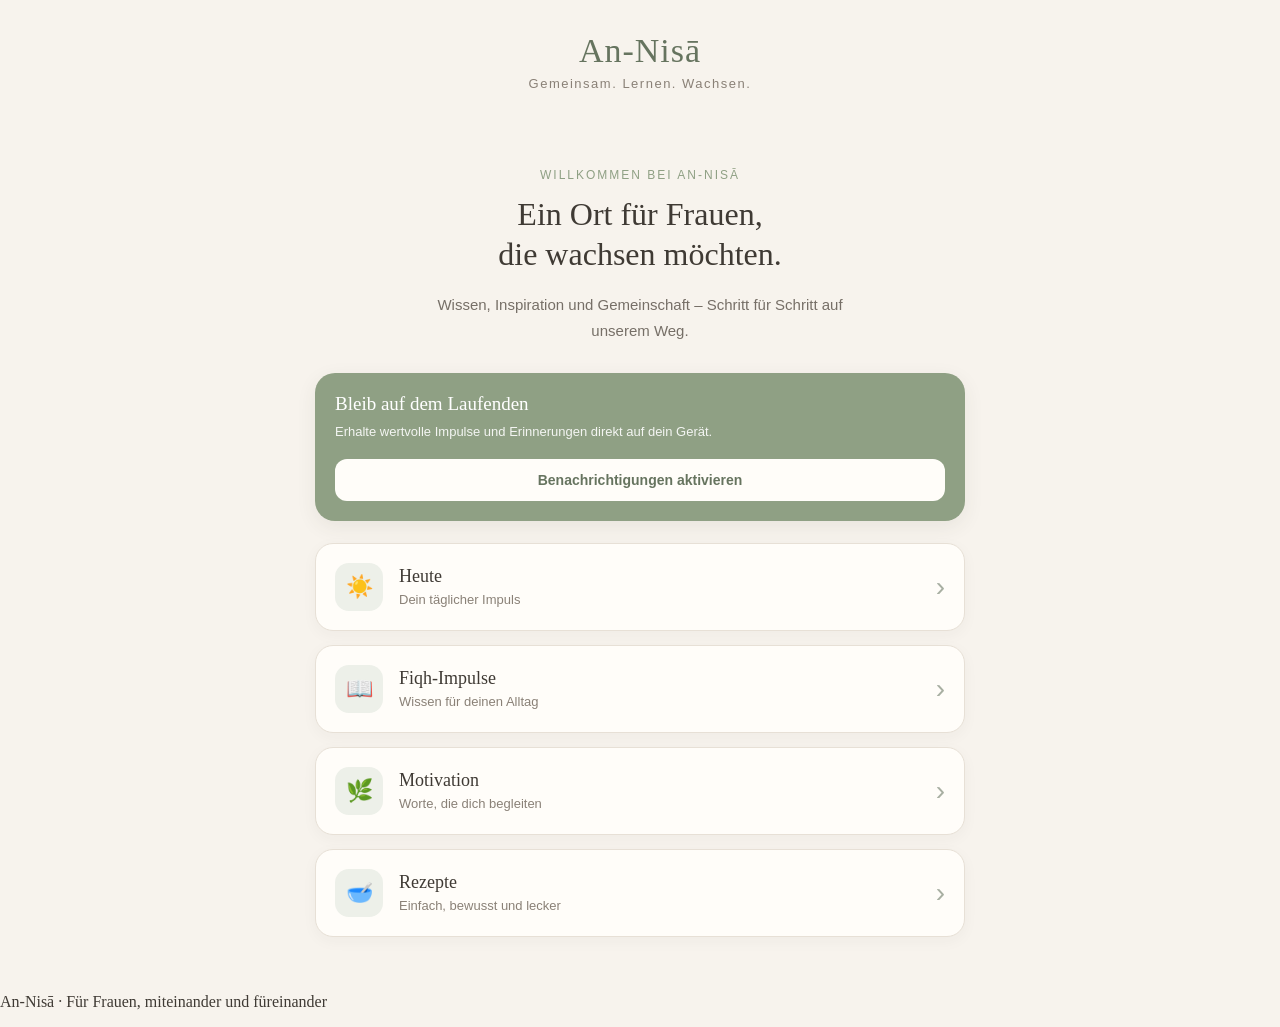
<file: index.html>
<!DOCTYPE html>
<html lang="de">
<head>
    <meta charset="UTF-8">
    <meta name="viewport" content="width=device-width, initial-scale=1.0">

    <title>An-Nisā</title>

    <link rel="stylesheet" href="style.css">
    <link rel="manifest" href="manifest.json">
    <meta name="theme-color" content="#8fa084">

    <!-- OneSignal Web Push -->
    <script src="https://cdn.onesignal.com/sdks/web/v16/OneSignalSDK.page.js" defer></script>
    <script>
        window.OneSignalDeferred = window.OneSignalDeferred || [];

        OneSignalDeferred.push(async function(OneSignal) {
            await OneSignal.init({
                appId: "bb36afcc-2657-42ec-9877-1e321fe1396b"
            });
        });
    </script>
</head>

<body>

    <header class="header">
        <div class="logo">An-Nisā</div>
        <div class="subtitle">Gemeinsam. Lernen. Wachsen.</div>
    </header>

    <main>

        <section class="welcome">
            <p class="small-title">Willkommen bei An-Nisā</p>

            <h1>
                Ein Ort für Frauen,<br>
                die wachsen möchten.
            </h1>

            <p>
                Wissen, Inspiration und Gemeinschaft –
                Schritt für Schritt auf unserem Weg.
            </p>
        </section>

        <section class="notifications">

            <div>
                <h2>Bleib auf dem Laufenden</h2>

                <p>
                    Erhalte wertvolle Impulse und Erinnerungen direkt auf dein Gerät.
                </p>
            </div>

            <button id="notificationButton">
                Benachrichtigungen aktivieren
            </button>

        </section>

        <section class="cards">

            <a href="heute.html" class="card">
                <span class="icon">☀️</span>

                <div>
                    <h2>Heute</h2>
                    <p>Dein täglicher Impuls</p>
                </div>

                <span class="arrow">›</span>
            </a>

            <a href="fiqh-impulse.html" class="card">
                <span class="icon">📖</span>

                <div>
                    <h2>Fiqh-Impulse</h2>
                    <p>Wissen für deinen Alltag</p>
                </div>

                <span class="arrow">›</span>
            </a>

            <a href="motivation.html" class="card">
                <span class="icon">🌿</span>

                <div>
                    <h2>Motivation</h2>
                    <p>Worte, die dich begleiten</p>
                </div>

                <span class="arrow">›</span>
            </a>

            <a href="rezepte.html" class="card">
                <span class="icon">🥣</span>

                <div>
                    <h2>Rezepte</h2>
                    <p>Einfach, bewusst und lecker</p>
                </div>

                <span class="arrow">›</span>
            </a>

        </section>

    </main>

    <footer>
        <p>An-Nisā · Für Frauen, miteinander und füreinander</p>
    </footer>

    <script>
        document.getElementById("notificationButton").addEventListener("click", async function() {
            if (window.OneSignalDeferred) {
                OneSignalDeferred.push(async function(OneSignal) {
                    await OneSignal.Notifications.requestPermission();
                });
            }
        });
    </script>
<script>
    if ("serviceWorker" in navigator) {
        window.addEventListener("load", () => {
            navigator.serviceWorker.register("/sw.js");
        });
    }
</script>
</body>
</html>
</file>
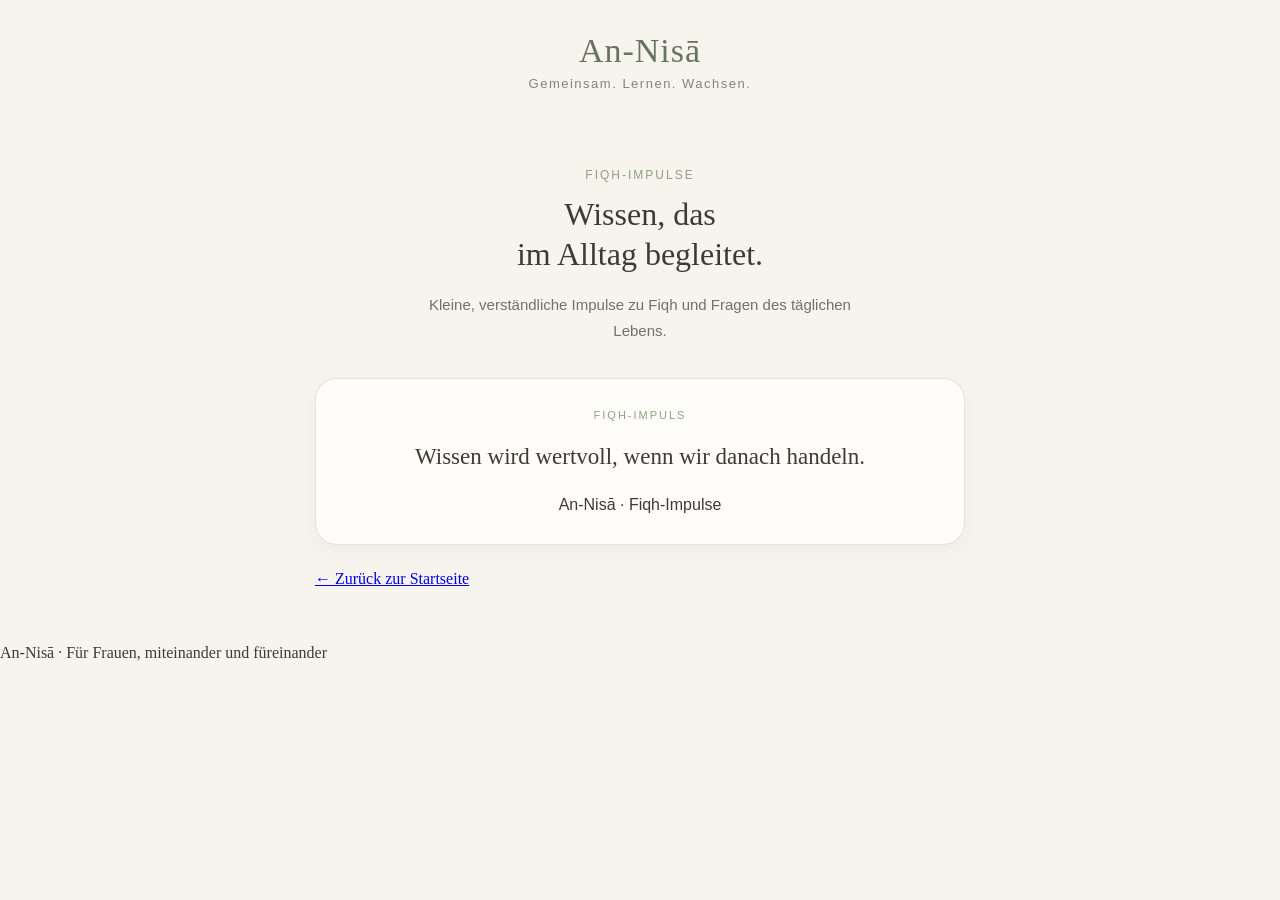
<file: fiqh-impulse.html>
<!DOCTYPE html>
<html lang="de">
<head>
    <meta charset="UTF-8">
    <meta name="viewport" content="width=device-width, initial-scale=1.0">

    <title>Fiqh-Impulse · An-Nisā</title>

    <link rel="stylesheet" href="style.css">
    <link rel="manifest" href="manifest.json">
    <meta name="theme-color" content="#8fa084">
</head>

<body>

    <header class="header">
        <div class="logo">An-Nisā</div>
        <div class="subtitle">Gemeinsam. Lernen. Wachsen.</div>
    </header>

    <main>

        <section class="welcome">
            <p class="small-title">Fiqh-Impulse</p>

            <h1>Wissen, das<br>im Alltag begleitet.</h1>

            <p>
                Kleine, verständliche Impulse zu Fiqh
                und Fragen des täglichen Lebens.
            </p>
        </section>

        <section class="daily-card">

            <p class="daily-label">Fiqh-Impuls</p>

            <h2>
                Wissen wird wertvoll,
                wenn wir danach handeln.
            </h2>

            <p class="source">
                An-Nisā · Fiqh-Impulse
            </p>

        </section>

        <a href="index.html" class="back-button">
            ← Zurück zur Startseite
        </a>

    </main>

    <footer>
        <p>An-Nisā · Für Frauen, miteinander und füreinander</p>
    </footer>

</body>
</html>
</file>
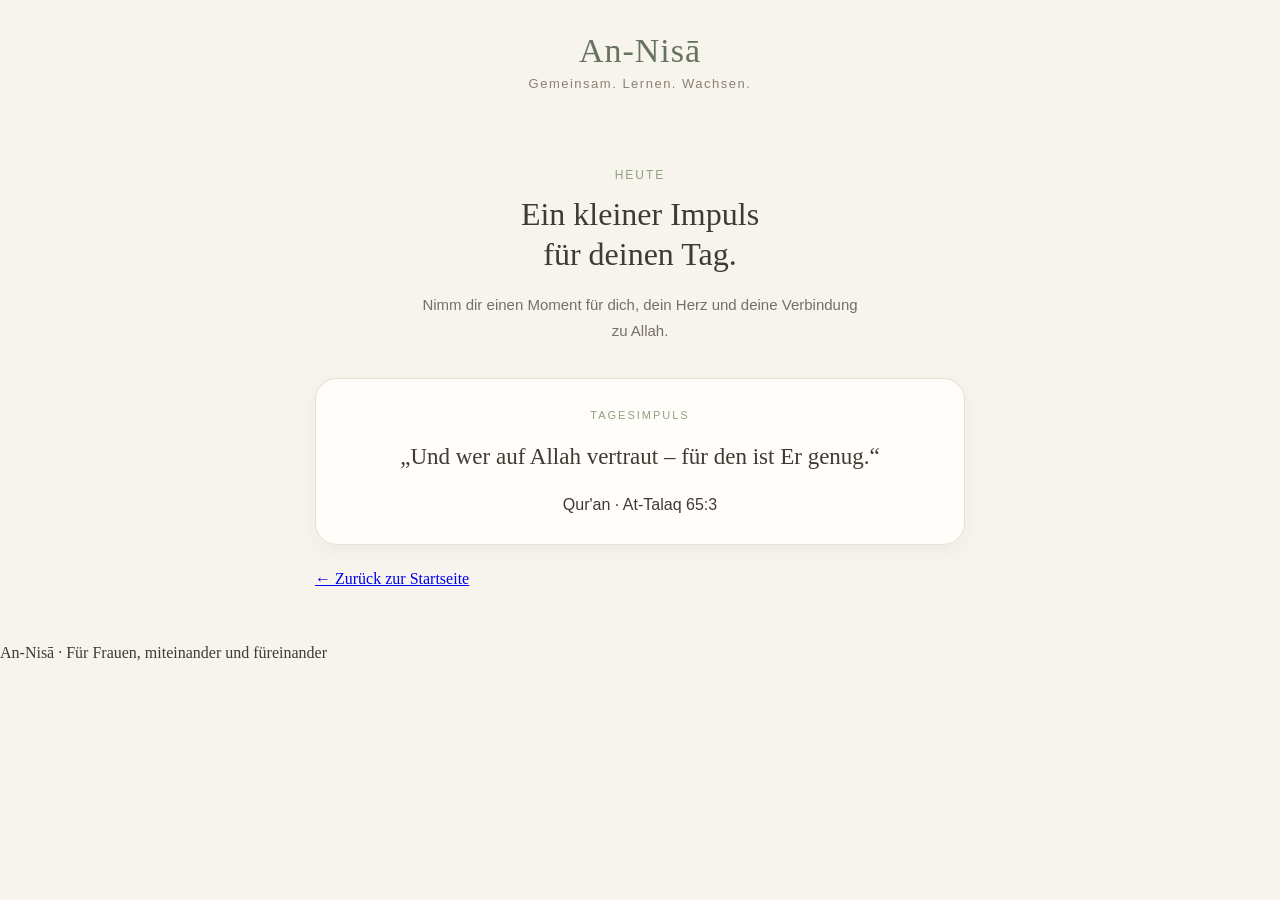
<file: heute.html>
<!DOCTYPE html>
<html lang="de">
<head>
    <meta charset="UTF-8">
    <meta name="viewport" content="width=device-width, initial-scale=1.0">

    <title>Heute · An-Nisā</title>

    <link rel="stylesheet" href="style.css">
    <link rel="manifest" href="manifest.json">
    <meta name="theme-color" content="#8fa084">
</head>

<body>

    <header class="header">
        <div class="logo">An-Nisā</div>
        <div class="subtitle">Gemeinsam. Lernen. Wachsen.</div>
    </header>

    <main>

        <section class="welcome">
            <p class="small-title">Heute</p>

            <h1>Ein kleiner Impuls<br>für deinen Tag.</h1>

            <p>
                Nimm dir einen Moment für dich,
                dein Herz und deine Verbindung zu Allah.
            </p>
        </section>

        <section class="daily-card">

            <p class="daily-label">Tagesimpuls</p>

            <h2>
                „Und wer auf Allah vertraut –
                für den ist Er genug.“
            </h2>

            <p class="source">
                Qur'an · At-Talaq 65:3
            </p>

        </section>

        <a href="index.html" class="back-button">
            ← Zurück zur Startseite
        </a>

    </main>

    <footer>
        <p>An-Nisā · Für Frauen, miteinander und füreinander</p>
    </footer>

</body>
</html>
</file>
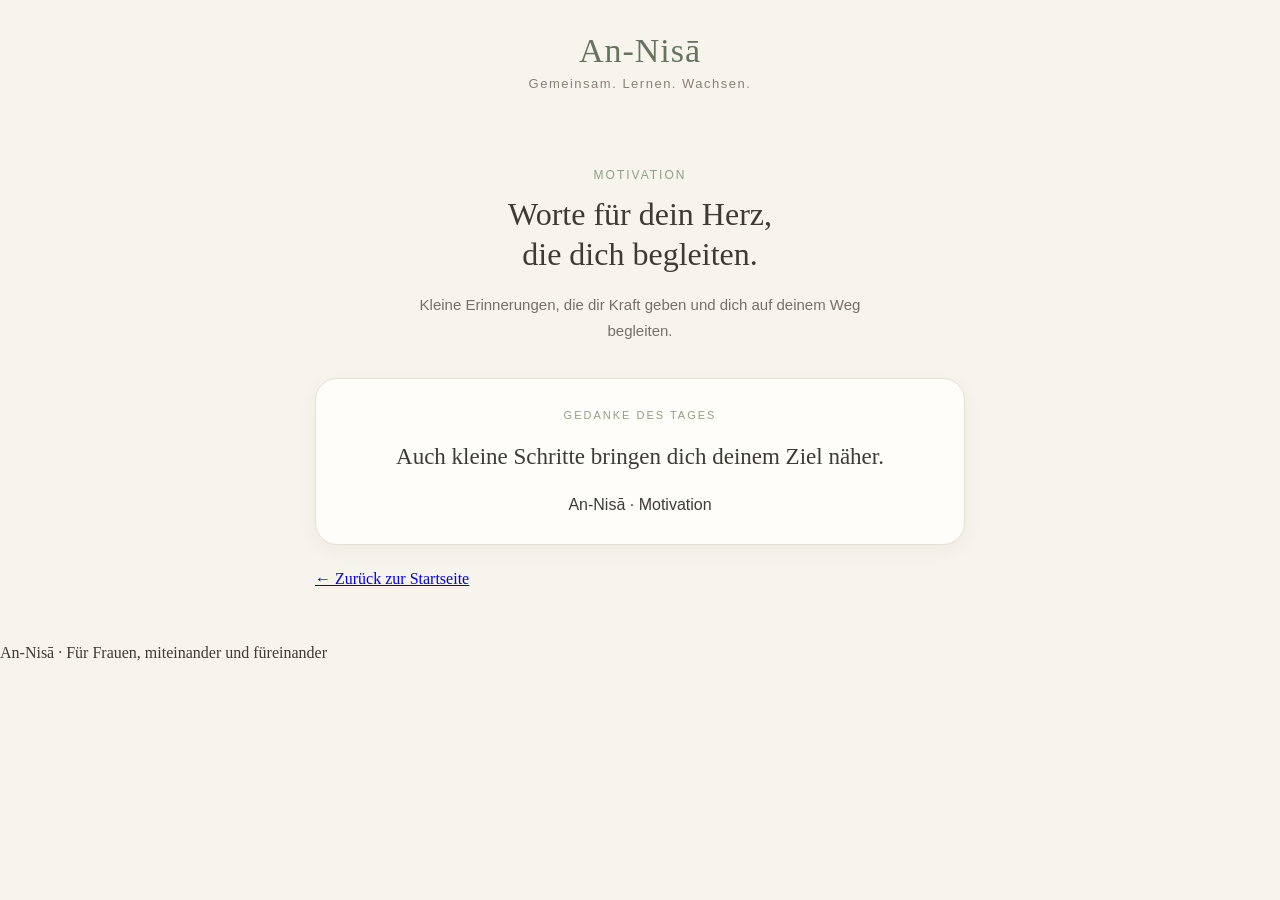
<file: motivation.html>
<!DOCTYPE html>
<html lang="de">
<head>
    <meta charset="UTF-8">
    <meta name="viewport" content="width=device-width, initial-scale=1.0">

    <title>Motivation · An-Nisā</title>

    <link rel="stylesheet" href="style.css">
    <link rel="manifest" href="manifest.json">
    <meta name="theme-color" content="#8fa084">
</head>

<body>

    <header class="header">
        <div class="logo">An-Nisā</div>
        <div class="subtitle">Gemeinsam. Lernen. Wachsen.</div>
    </header>

    <main>

        <section class="welcome">
            <p class="small-title">Motivation</p>

            <h1>Worte für dein Herz,<br>die dich begleiten.</h1>

            <p>
                Kleine Erinnerungen, die dir Kraft geben
                und dich auf deinem Weg begleiten.
            </p>
        </section>

        <section class="daily-card">

            <p class="daily-label">Gedanke des Tages</p>

            <h2>
                Auch kleine Schritte bringen dich
                deinem Ziel näher.
            </h2>

            <p class="source">
                An-Nisā · Motivation
            </p>

        </section>

        <a href="index.html" class="back-button">
            ← Zurück zur Startseite
        </a>

    </main>

    <footer>
        <p>An-Nisā · Für Frauen, miteinander und füreinander</p>
    </footer>

</body>
</html>
</file>
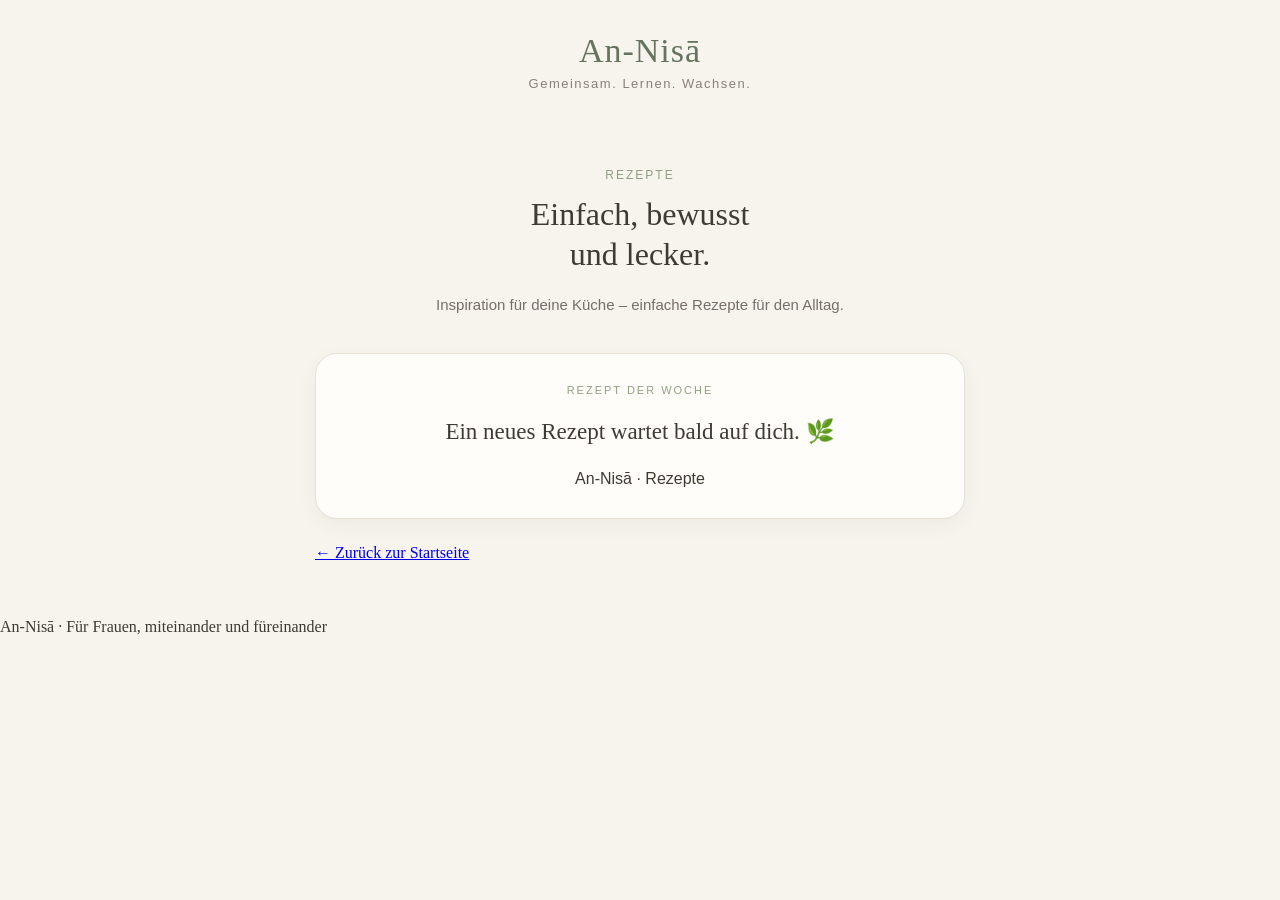
<file: rezepte.html>
<!DOCTYPE html>
<html lang="de">
<head>
    <meta charset="UTF-8">
    <meta name="viewport" content="width=device-width, initial-scale=1.0">

    <title>Rezepte · An-Nisā</title>

    <link rel="stylesheet" href="style.css">
    <link rel="manifest" href="manifest.json">
    <meta name="theme-color" content="#8fa084">
</head>

<body>

    <header class="header">
        <div class="logo">An-Nisā</div>
        <div class="subtitle">Gemeinsam. Lernen. Wachsen.</div>
    </header>

    <main>

        <section class="welcome">
            <p class="small-title">Rezepte</p>

            <h1>Einfach, bewusst<br>und lecker.</h1>

            <p>
                Inspiration für deine Küche –
                einfache Rezepte für den Alltag.
            </p>
        </section>

        <section class="daily-card">

            <p class="daily-label">Rezept der Woche</p>

            <h2>
                Ein neues Rezept wartet bald
                auf dich. 🌿
            </h2>

            <p class="source">
                An-Nisā · Rezepte
            </p>

        </section>

        <a href="index.html" class="back-button">
            ← Zurück zur Startseite
        </a>

    </main>

    <footer>
        <p>An-Nisā · Für Frauen, miteinander und füreinander</p>
    </footer>

</body>
</html>
</file>
<file: style.css>
body {
    margin: 0;
    font-family: Georgia, "Times New Roman", serif;
    background: #f7f3ed;
    color: #3f3a34;
}

.header {
    padding: 32px 24px 20px;
    text-align: center;
}

.logo {
    font-size: 34px;
    letter-spacing: 1px;
    color: #66745f;
}

.subtitle {
    margin-top: 6px;
    font-family: Arial, sans-serif;
    font-size: 13px;
    letter-spacing: 1.5px;
    color: #8a8177;
}

main {
    max-width: 650px;
    margin: 0 auto;
    padding: 10px 20px 40px;
}

.welcome {
    padding: 35px 10px 30px;
    text-align: center;
}

.small-title {
    margin-bottom: 12px;
    font-family: Arial, sans-serif;
    font-size: 12px;
    letter-spacing: 2px;
    text-transform: uppercase;
    color: #8fa084;
}

.welcome h1 {
    margin: 0;
    font-size: 32px;
    line-height: 1.25;
    font-weight: normal;
}

.welcome p:last-child {
    max-width: 450px;
    margin: 18px auto 0;
    font-family: Arial, sans-serif;
    font-size: 15px;
    line-height: 1.7;
    color: #766f67;
}

/* Benachrichtigungen */

.notifications {
    margin: 0 0 22px;
    padding: 20px;
    background: #8fa084;
    border-radius: 20px;
    color: #ffffff;
    box-shadow: 0 6px 20px rgba(63, 58, 52, 0.08);
}

.notifications h2 {
    margin: 0 0 7px;
    font-size: 19px;
    font-weight: normal;
}

.notifications p {
    margin: 0 0 16px;
    font-family: Arial, sans-serif;
    font-size: 13px;
    line-height: 1.6;
    opacity: 0.9;
}

.notifications button {
    width: 100%;
    padding: 13px 16px;
    border: none;
    border-radius: 12px;
    background: #fffdf9;
    color: #66745f;
    font-family: Arial, sans-serif;
    font-size: 14px;
    font-weight: bold;
    cursor: pointer;
}

.notifications button:active {
    transform: scale(0.98);
}

/* Menü-Karten */

.cards {
    display: flex;
    flex-direction: column;
    gap: 14px;
}

.card {
    display: flex;
    align-items: center;
    gap: 16px;
    padding: 19px;
    background: #fffdf9;
    border: 1px solid #e7e0d6;
    border-radius: 18px;
    text-decoration: none;
    color: inherit;
    box-shadow: 0 4px 15px rgba(63, 58, 52, 0.04);
}

.card:active {
    transform: scale(0.98);
}

.icon {
    width: 48px;
    height: 48px;
    display: flex;
    align-items: center;
    justify-content: center;
    background: #edf0e9;
    border-radius: 14px;
    font-size: 22px;
    flex-shrink: 0;
}

.card h2 {
    margin: 0 0 5px;
    font-size: 18px;
    font-weight: normal;
}

.card p {
    margin: 0;
    font-family: Arial, sans-serif;
    font-size: 13px;
    color: #8a8177;
}

.arrow {
    margin-left: auto;
    font-family: Arial, sans-serif;
    font-size: 28px;
    color: #a8afa2;
}

/* Heute */

.daily-card {
    margin: 5px 0 25px;
    padding: 30px 24px;
    background: #fffdf9;
    border: 1px solid #e7e0d6;
    border-radius: 22px;
    text-align: center;
    box-shadow: 0 6px 20px rgba(63, 58, 52, 0.05);
}

.daily-label {
    margin: 0 0 18px;
    font-family: Arial, sans-serif;
    font-size: 11px;
    letter-spacing: 2px;
    text-transform: uppercase;
    color: #8fa084;
}

.daily-card h2 {
    margin: 0;
    font-size: 23px;
    line-height: 1.6;
    font-weight: normal;
}

.source {
    margin: 20px 0 0;
    font-family: Arial
</file>
